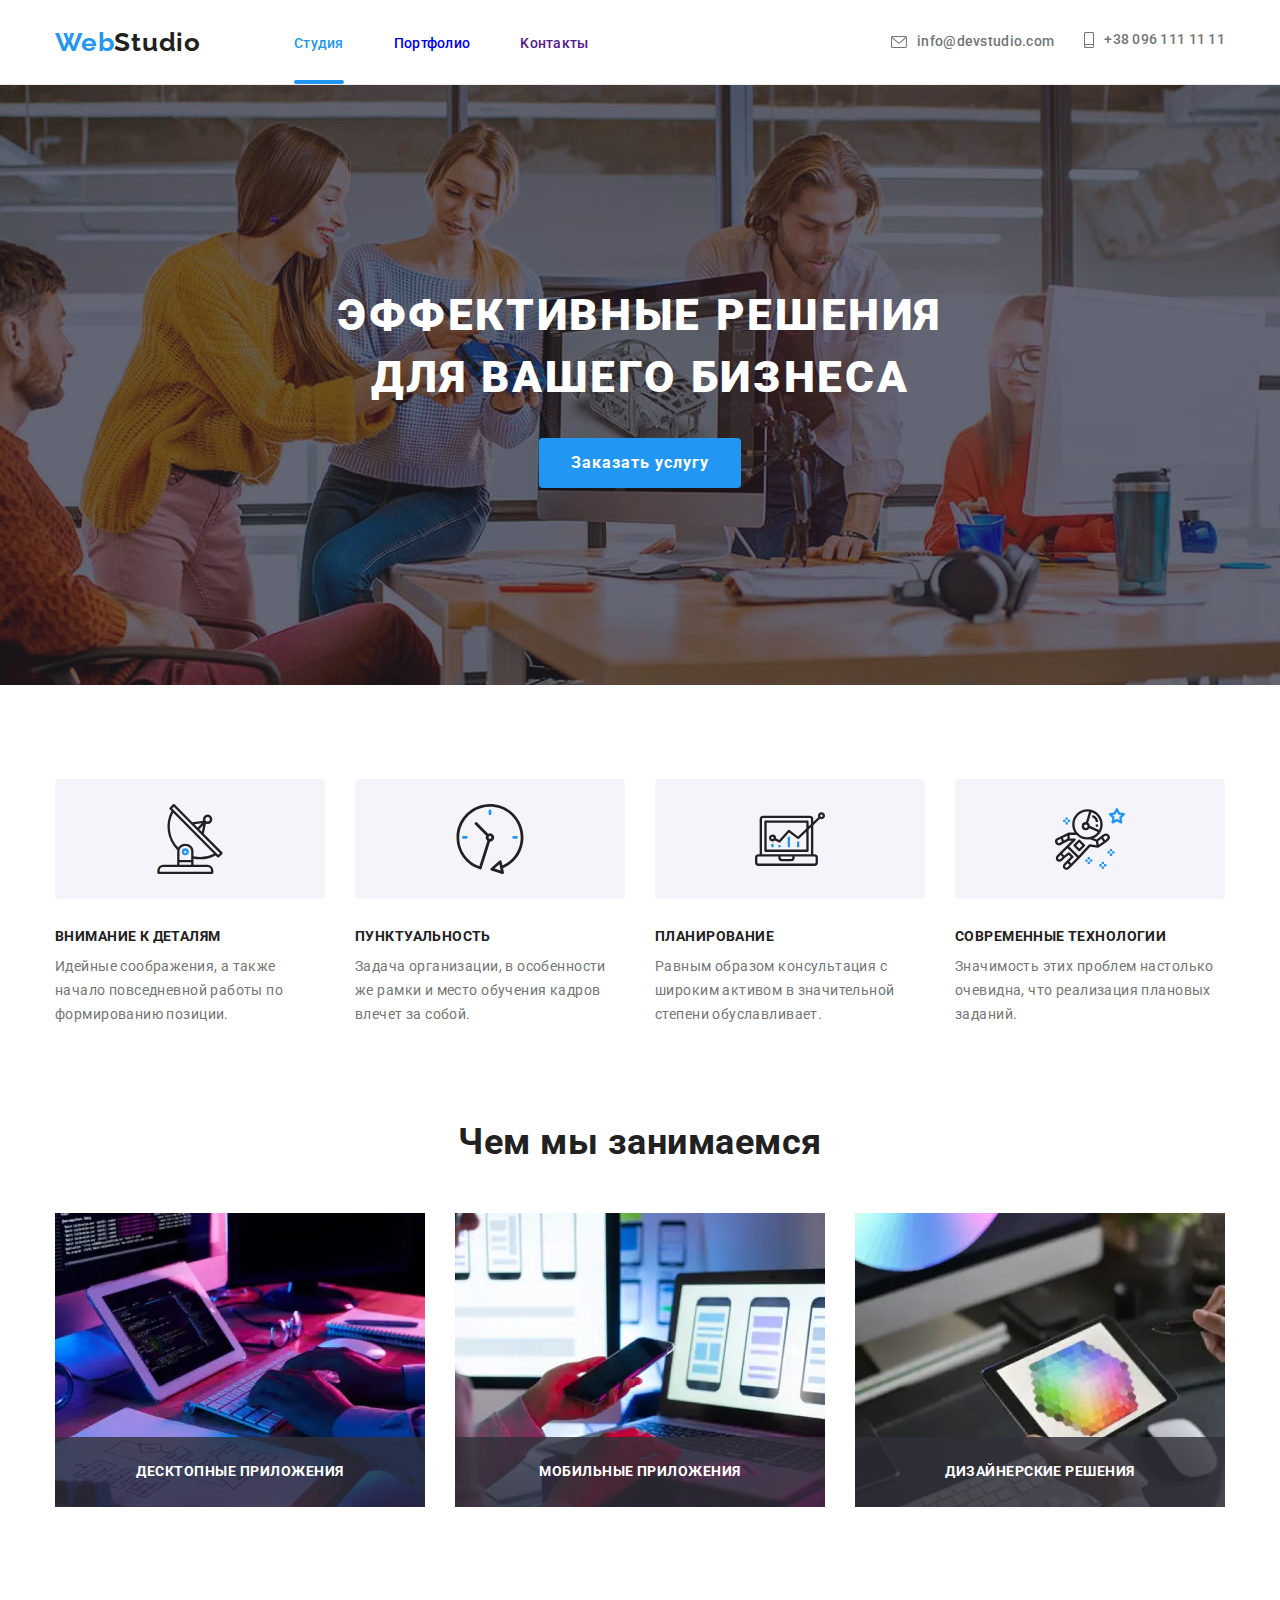
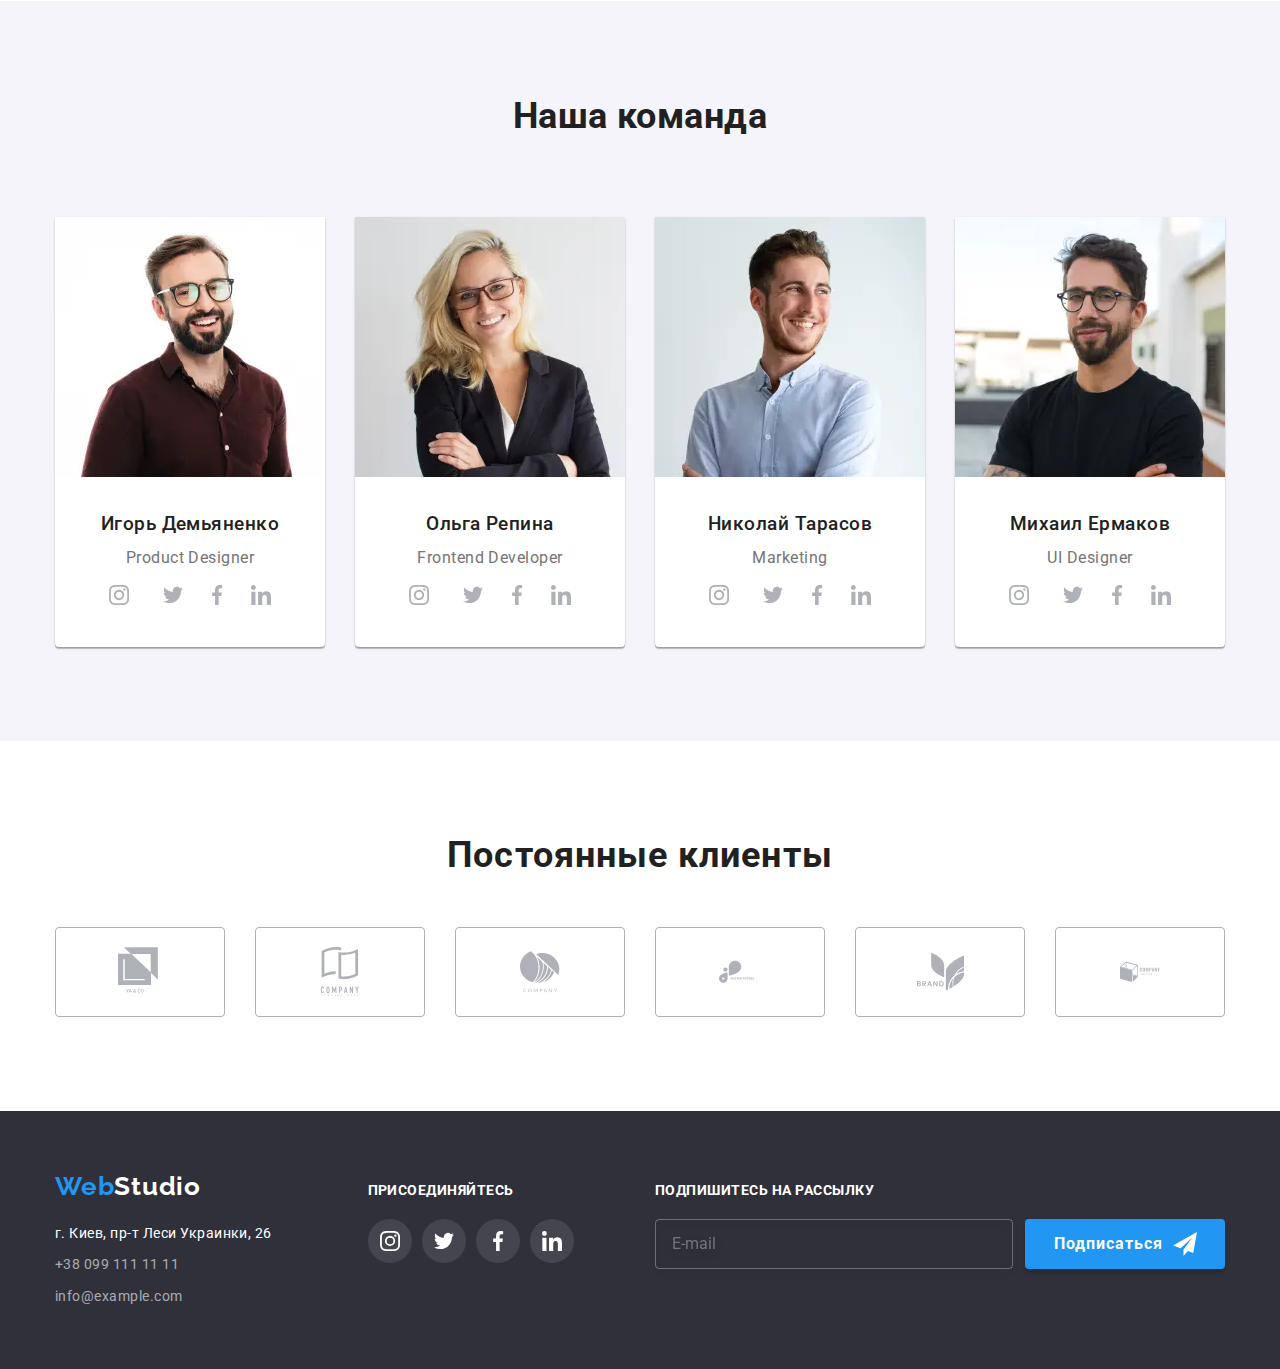
<file: index.html>
<!DOCTYPE html>
<html lang="ru">

  <head>
    <meta charset="UTF-8" />
    <meta name="viewport" content="width=device-width, initial-scale=1.0" />
    
    <link rel="preconnect" href="https://fonts.gstatic.com">
    <link href="https://fonts.googleapis.com/css2?family=Raleway:wght@700&family=Roboto:wght@400;500;700;900&display=swap" rel="stylesheet">
    <link rel="stylesheet" href="./css/main.min.css">
    <title>Студия</title>
  </head>

  <body>
     <!-- Шапка сайта -->
    <Header class="header">
        <div class="container">
            <nav class="main-nav">
                <a href="./index.html" class="logo">
                    <span class="accent">Web</span>Studio
                </a>
            
                <button type="button" class="menu-btn" aria-controls="menu-container" aria-expanded="false" data-menu-button>
                    <svg width="40" height="40" aria-label="Кнопка мобильного меню">
                        <use class="icon-menu" href="./images/svg-sprite.svg#icon-menu"></use>
                        <use class="icon-close" href="./images/svg-sprite.svg#icon-close"></use>
                    </svg>
                </button>
            
                <div class="menu-container" id="menu-container" data-menu>
                    <ul class="nav list">
                        <li class="item"><a href="" class="link current">Студия</a></li>
                        <li class="item"><a href="portfolio.html" class="link">Портфолио</a></li>
                        <li class="item"><a href="" class="link">Kонтакты</a></li>
                    </ul>
                    <ul class="nav-contacts list">
                        <li class="item"><a href="mailto:info@devstudio.com" class="link">
                                <svg class="icon-envelope" width="16" height="12">
                                    <use href="./images/svg-sprite.svg#envelope"></use>
                                </svg> info@devstudio.com</a></li>
                        <li class="item"><a href="tel:+380961111111" class="link">
                                <svg class="icon-smartphone" width="10" height="16">
                                    <use href="./images/svg-sprite.svg#smartphone"></use>
                                </svg> +38 096 111 11 11</a></li>
                    </ul>
                </div>
            </nav>
        </div>
        
    </Header>
        <!-- Hero-->
        <section class="hero overlay">
            <h1 class="hero-title">Эффективные решения для вашего бизнеса</h1>
            <button class="hero-button" type="button" data-modal-open>Заказать услугу</button>
        </section>
    <Main>
        <!--Основной контент-->
        <Section class="container">
            <!-- <h2></h2> -->
            <ul class="section-list">
                <li class="item">
                    <h3>Внимание к деталям</h3>
                    <p>Идейные соображения, а также начало повседневной работы по формированию позиции.</p>
                </li>
                <li class="item">
                    <h3>Пунктуальность</h3>
                    <p>Задача организации, в особенности же рамки и место обучения кадров влечет за собой.</p>
                </li>
                <li class="item">
                    <h3>Планирование</h3>
                    <p>Равным образом консультация с широким активом в значительной степени обуславливает.</p>
                </li>
                <li class="item">
                    <h3>Современные технологии</h3>
                    <p>Значимость этих проблем настолько очевидна, что реализация плановых заданий.</p>
                </li>
            </ul>
        </Section>
        <!-- block about us -->
        <section class="block">

            <div class="container">
                <h2 class="about-us">Чем мы занимаемся</h2>
                <ul class="images">

                  <li class="thumb">
                    <picture>
                        <source srcset="./images/desktop/about_us/img1-1200.webp,
                                        ./images/desktop/about_us/img1-1200@2x.webp 2x" 
                                type="image/webp">
                    <img class="link-image" 
                    srcset="./images/desktop/about-us/img1-1200.jpg,
                            ./images/desktop/about_us/img1-1200@2x.jpg 2x"
                    src="./images/desktop/about_us/img1-1200.jpg"
                    alt="photo 1" 
                    width="370">
                    </picture>
                    <p class="label">Десктопные приложения</p>
                  </li>

                    <li class="thumb">
                        <picture>
                            <source srcset="./images/desktop/about_us/img2-1200.webp,
                                            ./images/desktop/about_us/img2-1200@2x.webp 2x"
                                    type="image/webp">
                            <img class="link-image" 
                            srcset="./images/desktop/about-us/img2-1200.jpg,
                                    ./images/desktop/about_us/img2-1200@2x.jpg 2x"
                            src="./images/desktop/about_us/img2-1200.jpg"
                            alt="photo 2" 
                            width="370">
                        </picture> 
                        <p class="label">Мобильные приложения</p>
                    </li>

                    <li class="thumb">
                        <picture>
                            <source srcset="./images/desktop/about_us/img3-1200.webp,
                                            ./images/desktop/about_us/img3-1200@2x.webp 2x"
                                    type="image/webp">
                            <img class="link-image" 
                            srcset="./images/desktop/about-us/img3-1200.jpg,
                                    ./images/desktop/about_us/img3-1200@2x.jpg 2x"
                            src="./images/desktop/about_us/img3-1200.jpg" 
                            alt="photo 3" 
                            width="370">
                        </picture>
                        <p class="label">Дизайнерские решения</p>
                    </li>
                </ul>
            </div>
        </section>
        <!-- block team -->
        <section class="our-team">
            <div class="container">
                <h2 class="team-title">Наша команда</h2>
                <ul class="team-list">
                    <li class="team-members-card">
                        <picture>
                            <source srcset="./images/mob/team/team1-480.webp,
                                            ./images/mob/team/team1-480@2x.webp 2x" 
                                    media="(max-width: 767px)" 
                                    type="image/webp">
                            <source srcset="./images/tablet/team/team1-768.webp,
                                            ./images/tablet/team/team1-768@2x.webp 2x" 
                                    media="(max-width: 1199px)" 
                                    type="image/webp">
                            <source srcset="./images/desktop/team/team1-1200.webp,
                                            ./images/desktop/team/team1-1200@2x.webp 2x"
                                    media="(min-width: 1200px)"
                                    type="image/webp">
                            <source srcset="./images/desktop/team/team1-1200.jpg,
                                            ./images/desktop/team/team1-1200@2x.jpg 2x" 
                                    media="(min-width: 1200px)">
                            <source srcset="./images/tablet/team/team1-768.jpg,
                                            ./images/tablet/team/team1-768@2x.jpg 2x"
                                    media="(min-width: 768px)">
                            <source srcset="./images/mob/team/team1-480.jpg,
                                            ./images/mob/team/team1-480@2x.jpg 2x"
                                    media="(max-width: 767px)">
                            <img src="./images/mob/team/team1-480.jpg" 
                            alt="Игорь Демьяненко"
                            width="270">
                        </picture>
                        
                        <div class="align">
                            <h3 class="team-member">Игорь Демьяненко</h3>
                            <p class="team-position">Product Designer</p>
                            <ul class="social-accounts">
                                <li class="social-item">
                                    <a class="links" href="">
                                        <svg class="icon">
                                            <use href="./images/svg-sprite.svg#instagram"></use>
                                        </svg>
                                    </a>
                                </li>
                                <li>
                                    <a class="links" href="">
                                        <svg class="icon">
                                            <use href="./images/svg-sprite.svg#twitter"></use>
                                        </svg>
                                    </a>
                                </li>
                                <li>
                                    <a class="links" href="">
                                        <svg class="icon">
                                            <use href="./images/svg-sprite.svg#facebook"></use>
                                        </svg>
                                    </a>
                                </li>
                                <li>
                                    <a class="links" href="">
                                        <svg class="icon">
                                            <use href="./images/svg-sprite.svg#linkedin"></use>
                                        </svg>
                                    </a>
                                </li>
                            </ul>
                        </div>
                    </li>

                     <li class="team-members-card">
                        <picture>
                            <source srcset="./images/mob/team/team2-480.webp,
                                            ./images/mob/team/team2-480@2x.webp 2x"
                                    media="(max-width: 767px)" 
                                    type="image/webp">
                            <source srcset="./images/tablet/team/team2-768.webp,
                                            ./images/tablet/team/team2-768@2x.webp 2x" 
                                    media="(max-width: 1199px)"
                                    type="image/webp">
                            <source srcset="./images/desktop/team/team2-1200.webp,
                                            ./images/desktop/team/team2-1200@2x.webp 2x"
                                    media="(min-width: 1200px)"
                                    type="image/webp">
                            <source srcset="./images/desktop/team/team2-1200.jpg,
                                            ./images/desktop/team/team2-1200@2x.jpg 2x"
                                    media="(min-width: 1200px)">
                            <source srcset="./images/tablet/team/team2-768.jpg,
                                            ./images/tablet/team/team2-768@2x.jpg 2x"
                                    media="(min-width: 768px)">
                            <source srcset="./images/mob/team/team2-480.jpg,
                                            ./images/mob/team/team2-480@2x.jpg 2x"
                                    media="(max-width: 767px)">
                            <img src="./images/mob/team/team2-480.jpg"
                            alt="Ольга Репина" 
                            width="270">
                        </picture>

                        <div class="align">
                            <h3 class="team-member">Ольга Репина</h3>
                            <p class="team-position">Frontend Developer</p>
                            <ul class="social-accounts">
                                <li class="social-item">
                                    <a class="links" href="">
                                        <svg class="icon">
                                            <use href="./images/svg-sprite.svg#instagram"></use>
                                        </svg>
                                    </a>
                                </li>
                                <li>
                                    <a class="links" href="">
                                        <svg class="icon">
                                            <use href="./images/svg-sprite.svg#twitter"></use>
                                        </svg>
                                    </a>
                                </li>
                                <li>
                                    <a class="links" href="">
                                        <svg class="icon">
                                            <use href="./images/svg-sprite.svg#facebook"></use>
                                        </svg>
                                    </a>
                                </li>
                                <li>
                                    <a class="links" href="">
                                        <svg class="icon">
                                            <use href="./images/svg-sprite.svg#linkedin"></use>
                                        </svg>
                                    </a>
                                </li>
                            </ul>
                        </div>  
                    </li>

                <li class="team-members-card">
                    <picture>
                        <source srcset="./images/mob/team/team3-480.webp,
                                        ./images/mob/team/team3-480@2x.webp 2x"
                                media="(max-width: 767px)"
                                type="image/webp">
                        <source srcset="./images/tablet/team/team3-768.webp,
                                        ./images/tablet/team/team3-768@2x.webp 2x"
                                media="(max-width: 1199px)"
                                type="image/webp">
                        <source srcset="./images/desktop/team/team3-1200.webp,
                                        ./images/desktop/team/team3-1200@2x.webp 2x"
                                media="(min-width: 1200px)"
                                type="image/webp">
                        <source srcset="./images/desktop/team/team3-1200.jpg,
                                        ./images/desktop/team/team3-1200@2x.jpg 2x"
                                media="(min-width: 1200px)">
                        <source srcset="./images/tablet/team/team3-768.jpg,
                                        ./images/tablet/team/team3-768@2x.jpg 2x"
                                media="(min-width: 768px)">
                        <source srcset="./images/mob/team/team3-480.jpgx,
                                        ./images/mob/team/team3-480@2x.jpg 2x"
                                media="(max-width: 767px)">
                        <img src="./images/mob/team/team3-480.jpg"
                             alt="Николай Тарасов"
                             width="270">
                    </picture>
                        
                    <div class="align">
                         <h3 class="team-member">Николай Тарасов</h3>
                         <p class="team-position">Marketing</p>
                         <ul class="social-accounts">
                            <li class="social-item">
                                <a class="links" href="">
                                    <svg class="icon">
                                        <use href="./images/svg-sprite.svg#instagram"></use>
                                    </svg>
                                </a>
                            </li>
                            <li>
                                <a class="links" href="">
                                    <svg class="icon">
                                        <use href="./images/svg-sprite.svg#twitter"></use>
                                    </svg>
                                </a>
                            </li>
                            <li>
                                <a class="links" href="">
                                    <svg class="icon">
                                        <use href="./images/svg-sprite.svg#facebook"></use>
                                    </svg>
                                </a>
                            </li>
                            <li>
                                <a class="links" href="">
                                    <svg class="icon">
                                        <use href="./images/svg-sprite.svg#linkedin"></use>
                                    </svg>
                                </a>
                            </li>
                        </ul> 
                    </div>
                 </li>
                 <li class="team-members-card"> 
                    <picture>
                        <source srcset="./images/mob/team/team4-480.webp,
                                        ./images/mob/team/team4-480@2x.webp 2x"
                                media="(max-width: 767px)"
                                type="image/webp">
                        <source srcset="./images/tablet/team/team4-768.webp,
                                        ./images/tablet/team/team4-768@2x.webp 2x"
                                media="(max-width: 1199px)"
                                type="image/webp">
                        <source srcset="./images/desktop/team/team4-1200.webp,
                                        ./images/desktop/team/team4-1200@2x.webp 2x"
                                media="(min-width: 1200px)"
                                type="image/webp">
                        <source srcset="./images/desktop/team/team4-1200.jpg,
                                        ./images/desktop/team/team4-1200@2x.jpg 2x"
                                media="(min-width: 1200px)">
                        <source srcset="./images/tablet/team/team4-768.jpg,
                                        ./images/tablet/team/team4-768@2x.jpg 2x"
                                media="(min-width: 768px)">
                        <source srcset="./images/mob/team/team4-480.jpg,
                                        ./images/mob/team/team4-480@2x.jpg 2x"
                                media="(max-width: 767px)">
                        <img src="./images/mob/team/team4-480.jpg"
                            alt="Михаил Ермаков"
                            width="270">
                    </picture>

                    <div class="align">
                        <h3 class="team-member">Михаил Ермаков</h3>
                        <p class="team-position">UI Designer</p>
                        <ul class="social-accounts">
                            <li class="social-item">
                                <a class="links" href="">
                                    <svg class="icon">
                                        <use href="./images/svg-sprite.svg#instagram"></use>
                                    </svg>
                                </a>
                            </li>
                            <li>
                                <a class="links" href="">
                                    <svg class="icon">
                                        <use href="./images/svg-sprite.svg#twitter"></use>
                                    </svg>
                                </a>
                            </li>
                            <li>
                                <a class="links" href="">
                                    <svg class="icon">
                                        <use href="./images/svg-sprite.svg#facebook"></use>
                                    </svg>
                                </a>
                            </li>
                            <li>
                                <a class="links" href="">
                                    <svg class="icon">
                                        <use href="./images/svg-sprite.svg#linkedin"></use>
                                    </svg>
                                </a>
                            </li>
                        </ul>
                    </div>
                 </li>
             </ul>
        </div>
        </section>   

        <!-- Постоянные клиенты -->
        <section class="block-clients">
            <div class="container">
                <h2 class="title">Постоянные клиенты</h2>
                <ul class="clients list">
                    <li class="item">
                        <a class="client link" href="">
                            <svg class="clients-icon" width="44" height="49">
                                <use href="./images/svg-sprite.svg#logo-1"></use>
                            </svg>
                        </a>
                    </li>
                    <li class="item">
                        <a class="client link" href="">
                            <svg class="clients-icon" height="49.235" width="44.27">
                                <use href="./images/svg-sprite.svg#logo-2"></use>
                            </svg>
                        </a>
                    </li>
                    <li class="item">
                        <a class="client link" href="">
                            <svg class="clients-icon" height="52" width="40">
                                <use href="./images/svg-sprite.svg#logo-3"></use>
                            </svg>
                        </a>
                    </li>
                    <li class="item">
                        <a class="client link" href="">
                            <svg class="clients-icon" height="80" width="42">
                                <use href="./images/svg-sprite.svg#logo-4"></use>
                            </svg>
                        </a>
                    </li>
                    <li class="item">
                        <a class="client link" href="">
                            <svg class="clients-icon" height="59" width="47">
                                <use href="./images/svg-sprite.svg#logo-5"></use>
                            </svg></a>
                    </li>
                    <li class="item">
                        <a class="client link" href="">
                            <svg class="clients-icon" height="52" width="40">
                                <use href="./images/svg-sprite.svg#logo-6"></use>
                            </svg>
                        </a>
                    </li>
                </ul>
            </div>
        </section>
    </Main>

       <!--block Footer-->
    <Footer class="footer">
        <div class="container cont-item">
            <div class="contacts">
            <a href="./index.html" class="logo">
                <span class="accent">Web</span>Studio
            </a>
            <address>
                <ul class="address list">
                    <li class="list-item"><a href="#" class="address">г. Киев, пр-т Леси Украинки, 26</a></li>
                    <li class="list-item"><a href="tel:+380991111111" class="address-link">+38 099 111 11 11</a></li>
                    <li class="list-item"><a href="mailto:info@devstudio.com" class="address-link">info@example.com</a></li>
                </ul>
            </address>
            </div>
            <div class="join-in-contacts">
                <div class="sign-in">
                    <h3>присоединяйтесь</h3>
                    <ul class="social-media">
                        <li class="item">
                            <a href=""></a>
                        </li>
                        <li class="item">
                            <a href=""></a>
                        </li>
                        <li class="item">
                            <a href=""></a>
                        </li>
                        <li class="item">
                            <a href=""></a>
                        </li>
                    </ul>
                </div>
            </div>

            <div class="subscribe">
                <div class="sign-in">
                    <h3>Подпишитесь на рассылку</h3>
                </div>
                <form class="form-subscribe">
                    <label class="subscribe-field">
                        <input class="subscribe-input" type="email" name="email" placeholder="E-mail">
                    </label>
                    <button class="subscribe-btn" type="submit">Подписаться
                        <svg class="send-icon" width="24" height="24">
                            <use href="./images/svg-sprite.svg#icon-icon-send"></use>
                        </svg>
                    </button>
                </form>
            </div>
        </div>
    </Footer>
    
    <!-- Modal window -->

    <div class="backdrop is-hidden" data-modal>
        <div class="modal">
            <button class="close-btn" data-modal-close>
                <svg class="close-icon" width="18" height="18">
                    <use href="./images/svg-sprite.svg#icon-close-black"></use>
                </svg>
            </button>
            <form class="form-modal js-speaker-form">
                <b class="form-title">Оставьте свои данные, мы вам перезвоним</b>
                <label class="form-field">
                    <span>Имя</span>
                    <input class="form-input" type="text" name="name">
                    <svg class="icon-person" width="18" height="18">
                        <use href="./images/svg-sprite.svg#icon-person-black"></use>
                    </svg>
                </label>
            
                <label class="form-field">
                    <span>Телефон</span>
                    <input class="form-input" type="tel" name="telephone">
                    <svg class="icon-person" width="18" height="18">
                        <use href="./images/svg-sprite.svg#icon-phone-black"></use>
                    </svg>
                </label>
            
                <label class="form-field">
                    <span>Почта</span>
                    <input class="form-input" type="email" name="email">
                    <svg class="icon-person" width="18" height="18">
                        <use href="./images/svg-sprite.svg#icon-email-black"></use>
                    </svg>
                </label>
            
                <label class="form-field">
                    <span>Комментарий</span>
                    <textarea class="comment" name="comment" placeholder="Введите текст"></textarea>
                </label>
            
                <label class="accept-field">
                    <input class="checkbox" type="checkbox" name="accept" value="text">
                    <span class="icon-check"></span>
                    Соглашаюсь с рассылкой и принимаю
                    <a class="checkbox-link" href="" target="_blank"> Условия договора</a>
                </label>
            
                <div class="button-submit">
                    <button class="send-btn" type="submit">Отправить</button>
                </div>
            </form>
        </div>
    </div>
    <script src="./js/modal.js"></script>
    <script src="./js/mobile-menu.js"></script>
  </body>
</html>
</file>
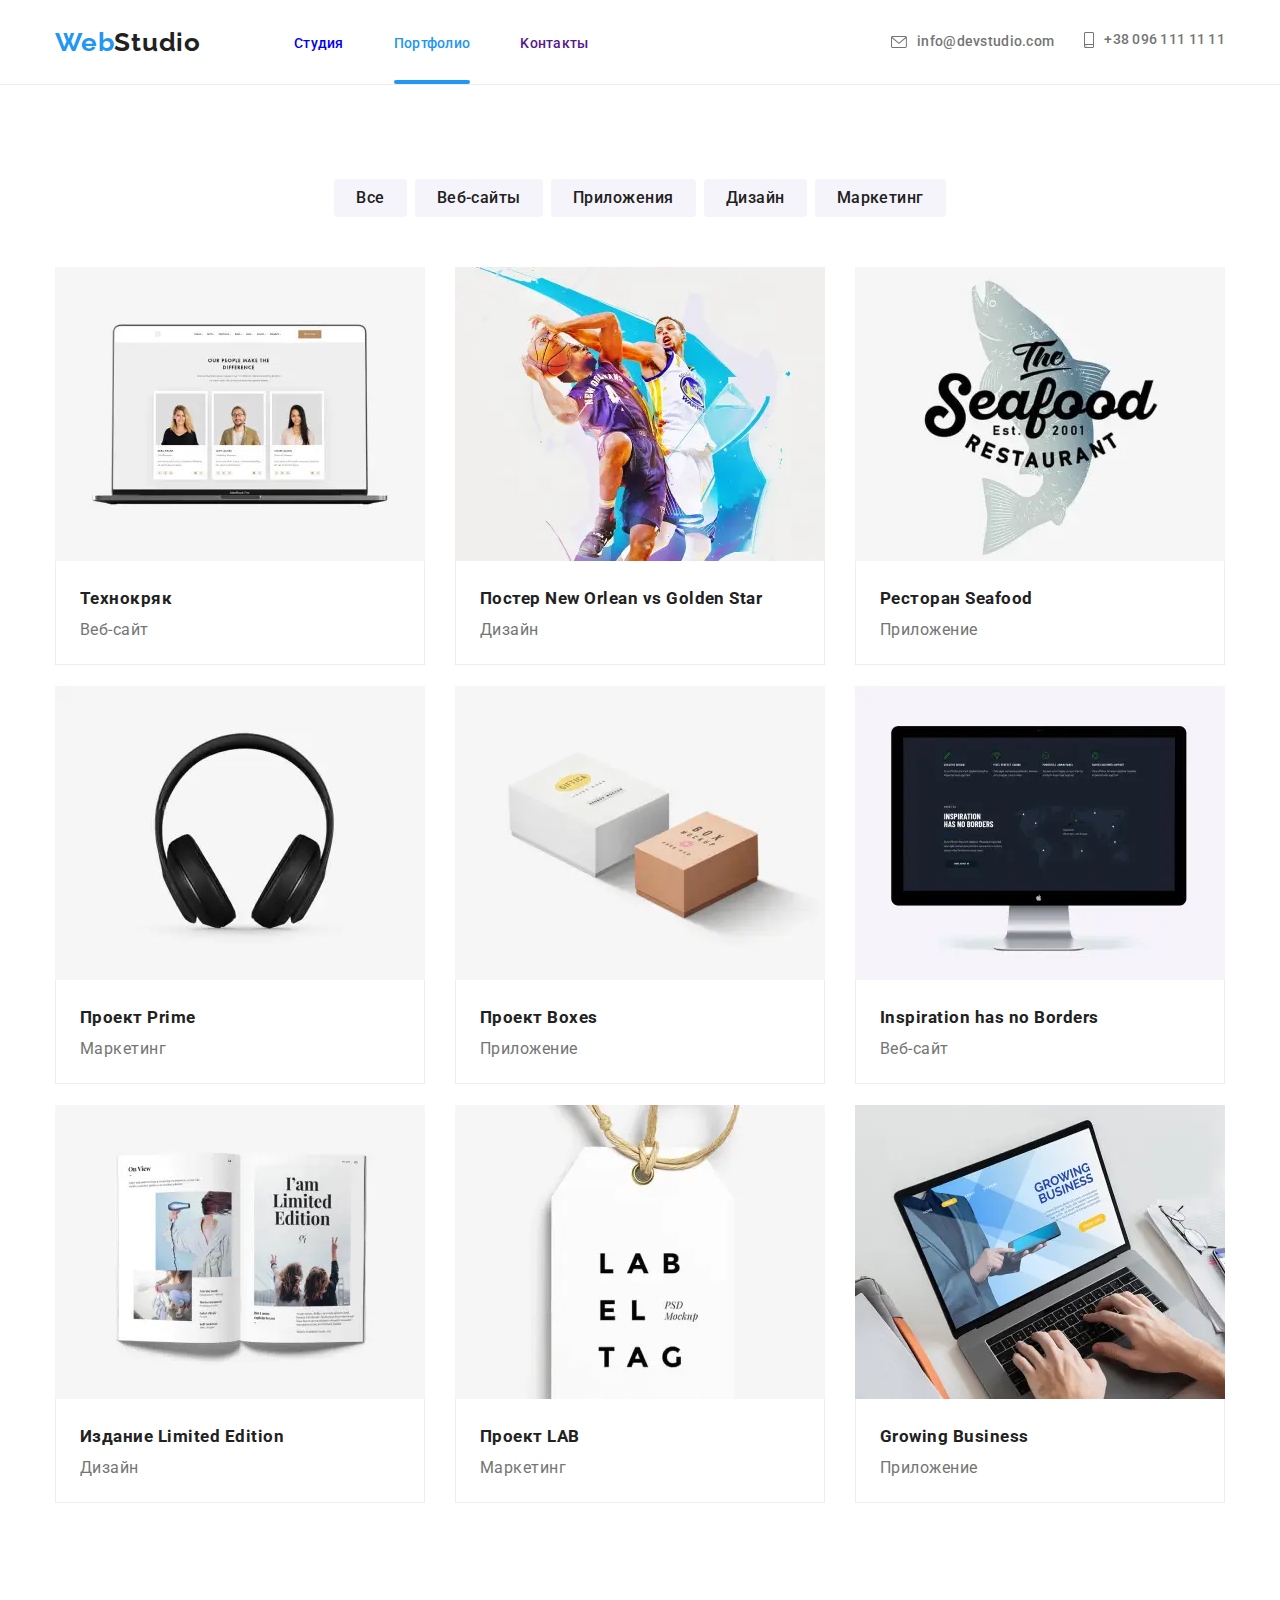
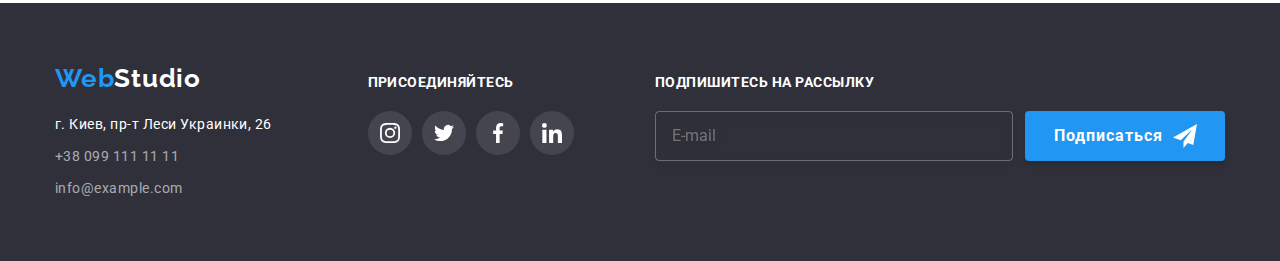
<file: portfolio.html>
<!DOCTYPE html>
<html lang="ru">
    <head>
        <meta charset="UTF-8" />
        <meta name="viewport" content="width=device-width, initial-scale=1.0" />
        
        <link rel="preconnect" href="https://fonts.gstatic.com">
        <link href="https://fonts.googleapis.com/css2?family=Raleway:wght@700&family=Roboto:wght@400;500;700;900&display=swap" rel="stylesheet">
        <link rel="stylesheet" href="./css/main.min.css">
        <title>Студия</title>
    </head>

    <body>  
        <!-- Шапка сайта -->
            <Header class="header">
                <div class="container">
                    <nav class="main-nav">
                        <a href="./index.html" class="logo">
                            <span class="accent">Web</span>Studio
                        </a>
            
                        <button type="button" class="menu-btn" aria-controls="menu-container" aria-expanded="false"
                            data-menu-button>
                            <svg width="40" height="40" aria-label="Кнопка мобильного меню">
                                <use class="icon-menu" href="./images/svg-sprite.svg#icon-menu"></use>
                                <use class="icon-close" href="./images/svg-sprite.svg#icon-close"></use>
                            </svg>
                        </button>
            
                        <div class="menu-container" id="menu-container" data-menu>
                            <ul class="nav list">
                                <li class="item"><a href="index.html" class="link">Студия</a></li>
                                <li class="item"><a href="" class="link current">Портфолио</a></li>
                                <li class="item"><a href="" class="link">Kонтакты</a></li>
                            </ul>
                            <ul class="nav-contacts list">
                                <li class="item"><a href="mailto:info@devstudio.com" class="link">
                                        <svg class="icon-envelope" width="16" height="12">
                                            <use href="./images/svg-sprite.svg#envelope"></use>
                                        </svg> info@devstudio.com</a></li>
                                <li class="item"><a href="tel:+380961111111" class="link">
                                        <svg class="icon-smartphone" width="10" height="16">
                                            <use href="./images/svg-sprite.svg#smartphone"></use>
                                        </svg> +38 096 111 11 11</a></li>
                            </ul>
                        </div>
                    </nav>
                </div>
            </Header>

        <main>
            <!-- portfolio-products -->
            <section class="portfolio">
            <div class="container">
                <div class="buttons-list">
            <!-- <h2> Наши продукты </h2> -->
                <ul class="nav-products">
                    <li class="but-list"><button type="button" class="but-item">Все</button></li>
                    <li class="but-list"><button type="button" class="but-item">Веб-сайты</button></li>
                    <li class="but-list"><button type="button" class="but-item">Приложения</button></li>
                    <li class="but-list"><button type="button" class="but-item">Дизайн</button></li>
                    <li class="but-list"><button type="button" class="but-item">Маркетинг</button></li>
                </ul>
                </div>
            
                <ul class="products list">
                    <li class="products-cards">
                        <a href="" class="link-card">
                            <div class="overlay-products">
                                <picture>
                                    <source srcset="./images/mob/products/prod1-480.webp,
                                                                                    ./images/mob/products/prod1-480@2x.webp 2x"
                                        media="(max-width: 767px)" type="image/webp">
                                    <source srcset="./images/tablet/products/prod1-768.webp,
                                                                                    ./images/tablet/products/prod1-768@2x.webp 2x"
                                        media="(max-width: 1199px)" type="image/webp">
                                    <source srcset="./images/desktop/products/prod1-1200.webp,
                                                                                    ./images/desktop/products/prod1-1200@2x.webp 2x"
                                        media="(min-width: 1200px)" type="image/webp">
                                    <source srcset="./images/desktop/products/prod1-1200.jpg,
                                                                                    ./images/desktop/products/prod1-1200@2x.jpg 2x"
                                        media="(min-width: 1200px)">
                                    <source srcset="./images/tablet/products/prod1-768.jpg,
                                                                                    ./images/tablet/products/prod1-768@2x.jpg 2x"
                                        media="(min-width: 768px)">
                                    <source srcset="./images/mob/products/prod1-480.jpg,
                                                                                    ./images/mob/products/prod1-480@2x.jpg 2x"
                                        media="(max-width: 767px)">
                                    <img class="link-image" src="./images/mob/products/prod1-480.jpg" alt="Веб-сайт" width="370">
                                </picture>
                            <!-- <img class="link-image" src="./images/prod-1.jpg" alt="Веб-сайт" width="370"> -->
                            <p class="description">Технокряк это современная площадка распространения коронавируса. Компании используют эту
                                платформу для цифрового шпионажа и атак на защищённые сервера конкурентов.</p>
                            </div>
                            <div class="text">
                            <h2 class="product-title">Технокряк</h2>
                            <p class="product-item">Веб-сайт</p>
                            </div>
                        </a>
                    </li>
                    <li class="products-cards">
                        <a href="" class="link-card">
                            <div class="overlay-products">
                                <picture>
                                    <source srcset="./images/mob/products/prod2-480.webp,
                                                                  ./images/mob/products/prod2-480@2x.webp 2x" media="(max-width: 767px)"
                                        type="image/webp">
                                    <source srcset="./images/tablet/products/prod2-768.webp,
                                                                  ./images/tablet/products/prod2-768@2x.webp 2x" media="(max-width: 1199px)"
                                        type="image/webp">
                                    <source srcset="./images/desktop/products/prod2-1200.webp,
                                                                  ./images/desktop/products/prod2-1200@2x.webp 2x" media="(min-width: 1200px)"
                                        type="image/webp">
                                    <source srcset="./images/desktop/products/prod2-1200.jpg,
                                                                  ./images/desktop/products/prod2-1200@2x.jpg 2x" media="(min-width: 1200px)">
                                    <source srcset="./images/tablet/products/prod2-768.jpg,
                                                                  ./images/tablet/products/prod2-768@2x.jpg 2x" media="(min-width: 768px)">
                                    <source srcset="./images/mob/products/prod2-480.jpg,
                                                                  ./images/mob/products/prod2-480@2x.jpg 2x" media="(max-width: 767px)">
                                    <img class="link-image" src="./images/mob/products/prod2-480.jpg" alt="Дизайн постера" width="370">
                                </picture>
                            <!-- <img class="link-image" src="./images/prod-2.jpg" alt="Дизайн постера" width="370"> -->
                            <p class="description">Технокряк это современная площадка распространения коронавируса. Компании используют эту
                                платформу для цифрового шпионажа и атак на защищённые сервера конкурентов.</p>
                            </div>
                                <div class="text">
                            <h2 class="product-title">Постер New Orlean vs Golden Star</h2>
                            <p class="product-item">Дизайн</p>
                            </div>
                        </a>
                    </li>
                    <li class="products-cards">
                        <a href="" class="link-card">
                            <div class="overlay-products">
                                <picture>
                                    <source srcset="./images/mob/products/prod3-480.webp,
                                                                  ./images/mob/products/prod3-480@2x.webp 2x" media="(max-width: 767px)"
                                        type="image/webp">
                                    <source srcset="./images/tablet/products/prod3-768.webp,
                                                                  ./images/tablet/products/prod3-768@2x.webp 2x" media="(max-width: 1199px)"
                                        type="image/webp">
                                    <source srcset="./images/desktop/products/prod3-1200.webp,
                                                                  ./images/desktop/products/prod3-1200@2x.webp 2x" media="(min-width: 1200px)"
                                        type="image/webp">
                                    <source srcset="./images/desktop/products/prod3-1200.jpg,
                                                                  ./images/desktop/products/prod3-1200@2x.jpg 2x" media="(min-width: 1200px)">
                                    <source srcset="./images/tablet/products/prod3-768.jpg,
                                                                  ./images/tablet/products/prod3-768@2x.jpg 2x" media="(min-width: 768px)">
                                    <source srcset="./images/mob/products/prod3-480.jpg,
                                                                  ./images/mob/products/prod3-480@2x.jpg 2x" media="(max-width: 767px)">
                                    <img class="link-image" src="./images/mob/products/prod3-480.jpg" alt="Лого ресторана" width="370">
                                </picture>
                            <!-- <img class="link-image" src="./images/prod-3.jpg" alt="Лого ресторана" width="370"> -->
                            <p class="description">Технокряк это современная площадка распространения коронавируса. Компании используют эту
                                платформу для цифрового шпионажа и атак на защищённые сервера конкурентов.</p>
                            </div>
                                <div class="text">
                            <h2 class="product-title">Ресторан Seafood</h2>
                            <p class="product-item">Приложение</p>
                            </div>
                        </a>
                    </li>
                    <li class="products-cards">
                        <a href="" class="link-card">
                            <div class="overlay-products">
                                <picture>
                                    <source srcset="./images/mob/products/prod4-480.webp,
                                                                  ./images/mob/products/prod4-480@2x.webp 2x" media="(max-width: 767px)"
                                        type="image/webp">
                                    <source srcset="./images/tablet/products/prod4-768.webp,
                                                                  ./images/tablet/products/prod4-768@2x.webp 2x" media="(max-width: 1199px)"
                                        type="image/webp">
                                    <source srcset="./images/desktop/products/prod4-1200.webp,
                                                                  ./images/desktop/products/prod4-1200@2x.webp 2x" media="(min-width: 1200px)"
                                        type="image/webp">
                                    <source srcset="./images/desktop/products/prod4-1200.jpg,
                                                                  ./images/desktop/products/prod4-1200@2x.jpg 2x" media="(min-width: 1200px)">
                                    <source srcset="./images/tablet/products/prod4-768.jpg,
                                                                  ./images/tablet/products/prod4-768@2x.jpg 2x" media="(min-width: 768px)">
                                    <source srcset="./images/mob/products/prod4-480.jpg,
                                                                  ./images/mob/products/prod4-480@2x.jpg 2x" media="(max-width: 767px)">
                                    <img class="link-image" src="./images/mob/products/prod4-480.jpg" alt="Наушники" width="370">
                                </picture>
                            <!-- <img class="link-image" src="./images/prod-4.jpg" alt="Наушники" width="370"> -->
                            <p class="description">Технокряк это современная площадка распространения коронавируса. Компании используют эту
                                платформу для цифрового шпионажа и атак на защищённые сервера конкурентов.</p>
                            </div>
                                <div class="text">
                            <h2 class="product-title">Проект Prime</h2>
                            <p class="product-item">Маркетинг</p>
                            </div>
                        </a>
                    </li>
                    <li class="products-cards">
                        <a href="" class="link-card">
                            <div class="overlay-products">
                                <picture>
                                    <source srcset="./images/mob/products/prod5-480.webp,
                                                                    ./images/mob/products/prod5-480@2x.webp 2x" media="(max-width: 767px)"
                                        type="image/webp">
                                    <source srcset="./images/tablet/products/prod5-768.webp,
                                                                    ./images/tablet/products/prod5-768@2x.webp 2x" media="(max-width: 1199px)"
                                        type="image/webp">
                                    <source srcset="./images/desktop/products/prod5-1200.webp,
                                                                    ./images/desktop/products/prod5-1200@2x.webp 2x" media="(min-width: 1200px)"
                                        type="image/webp">
                                    <source srcset="./images/desktop/products/prod5-1200.jpg,
                                                                    ./images/desktop/products/prod5-1200@2x.jpg 2x" media="(min-width: 1200px)">
                                    <source srcset="./images/tablet/products/prod5-768.jpg,
                                                                    ./images/tablet/products/prod5-768@2x.jpg 2x" media="(min-width: 768px)">
                                    <source srcset="./images/mob/products/prod5-480.jpg,
                                                                    ./images/mob/products/prod5-480@2x.jpg 2x" media="(max-width: 767px)">
                                    <img class="link-image" src="./images/mob/products/prod5-480.jpg" alt="Картонные коробки" width="370">
                                </picture>
                            <!-- <img class="link-image" src="./images/prod-5.jpg" alt="Картонные коробки" width="370"> -->
                            <p class="description">Технокряк это современная площадка распространения коронавируса. Компании используют эту
                                платформу для цифрового шпионажа и атак на защищённые сервера конкурентов.</p>
                            </div>
                                <div class="text">
                            <h2 class="product-title">Проект Boxes</h2>
                            <p class="product-item">Приложение</p>
                            </div>
                        </a>
                    </li>
                    <li class="products-cards">
                        <a href="" class="link-card">
                            <div class="overlay-products">
                                <picture>
                                    <source srcset="./images/mob/products/prod6-480.webp,
                                                                  ./images/mob/products/prod6-480@2x.webp 2x" media="(max-width: 767px)"
                                        type="image/webp">
                                    <source srcset="./images/tablet/products/prod6-768.webp,
                                                                  ./images/tablet/products/prod6-768@2x.webp 2x" media="(max-width: 1199px)"
                                        type="image/webp">
                                    <source srcset="./images/desktop/products/prod6-1200.webp,
                                                                  ./images/desktop/products/prod6-1200@2x.webp 2x" media="(min-width: 1200px)"
                                        type="image/webp">
                                    <source srcset="./images/desktop/products/prod6-1200.jpg,
                                                                  ./images/desktop/products/prod6-1200@2x.jpg 2x" media="(min-width: 1200px)">
                                    <source srcset="./images/tablet/products/prod6-768.jpg,
                                                                  ./images/tablet/products/prod6-768@2x.jpg 2x" media="(min-width: 768px)">
                                    <source srcset="./images/mob/products/prod6-480.jpg,
                                                                  ./images/mob/products/prod6-480@2x.jpg 2x" media="(max-width: 767px)">
                                    <img class="link-image" src="./images/mob/products/prod6-480.jpg" alt="Веб-сайт на мониторе" width="370">
                                </picture>
                            <!-- <img class="link-image" src="./images/prod-6.jpg" alt="Веб-сайт на мониторе" width="370"> -->
                            <p class="description">Технокряк это современная площадка распространения коронавируса. Компании используют эту
                                платформу для цифрового шпионажа и атак на защищённые сервера конкурентов.</p>
                            </div>
                                <div class="text">
                            <h2 class="product-title">Inspiration has no Borders</h2>
                            <p class="product-item">Веб-сайт</p>
                            </div>
                        </a>
                    </li>
                    <li class="products-cards">
                        <a href="" class="link-card">
                            <div class="overlay-products">
                                <picture>
                                    <source srcset="./images/mob/products/prod7-480.webp,
                                                                  ./images/mob/products/prod7-480@2x.webp 2x" media="(max-width: 767px)"
                                        type="image/webp">
                                    <source srcset="./images/tablet/products/prod7-768.webp,
                                                                  ./images/tablet/products/prod7-768@2x.webp 2x" media="(max-width: 1199px)"
                                        type="image/webp">
                                    <source srcset="./images/desktop/products/prod7-1200.webp,
                                                                  ./images/desktop/products/prod7-1200@2x.webp 2x" media="(min-width: 1200px)"
                                        type="image/webp">
                                    <source srcset="./images/desktop/products/prod7-1200.jpg,
                                                                  ./images/desktop/products/prod7-1200@2x.jpg 2x" media="(min-width: 1200px)">
                                    <source srcset="./images/tablet/products/prod7-768.jpg,
                                                                  ./images/tablet/products/prod7-768@2x.jpg 2x" media="(min-width: 768px)">
                                    <source srcset="./images/mob/products/prod7-480.jpg,
                                                                  ./images/mob/products/prod7-480@2x.jpg 2x" media="(max-width: 767px)">
                                    <img class="link-image" src="./images/mob/products/prod7-480.jpg" alt="Журнал" width="370">
                                </picture>
                            <!-- <img class="link-image" src="./images/prod-7.jpg" alt="Журнал" width="370"> -->
                            <p class="description">Технокряк это современная площадка распространения коронавируса. Компании используют эту
                                платформу для цифрового шпионажа и атак на защищённые сервера конкурентов.</p>
                            </div>

                            <div class="text">
                            <h2 class="product-title">Издание Limited Edition</h2>
                            <p class="product-item">Дизайн</p>
                            </div>
                        </a>
                    </li>
                    <li class="products-cards">
                        <a href="" class="link-card">
                            <div class="overlay-products">
                                <picture>
                                    <source srcset="./images/mob/products/prod8-480.webp,
                                                                  ./images/mob/products/prod8-480@2x.webp 2x" media="(max-width: 767px)"
                                        type="image/webp">
                                    <source srcset="./images/tablet/products/prod8-768.webp,
                                                                  ./images/tablet/products/prod8-768@2x.webp 2x" media="(max-width: 1199px)"
                                        type="image/webp">
                                    <source srcset="./images/desktop/products/prod8-1200.webp,
                                                                  ./images/desktop/products/prod8-1200@2x.webp 2x" media="(min-width: 1200px)"
                                        type="image/webp">
                                    <source srcset="./images/desktop/products/prod8-1200.jpg,
                                                                  ./images/desktop/products/prod8-1200@2x.jpg 2x" media="(min-width: 1200px)">
                                    <source srcset="./images/tablet/products/prod8-768.jpg,
                                                                  ./images/tablet/products/prod8-768@2x.jpg 2x" media="(min-width: 768px)">
                                    <source srcset="./images/mob/products/prod8-480.jpg,
                                                                  ./images/mob/products/prod8-480@2x.jpg 2x" media="(max-width: 767px)">
                                    <img class="link-image" src="./images/mob/products/prod8-480.jpg" alt="Бирка Lable" width="370">
                                </picture>
                            <!-- <img class="link-image" src="./images/prod-8.jpg" alt="Бирка Lable" width="370"> -->
                            <p class="description">Технокряк это современная площадка распространения коронавируса. Компании используют эту
                                платформу для цифрового шпионажа и атак на защищённые сервера конкурентов.</p>
                            </div>

                            <div class="text">
                            <h2 class="product-title">Проект LAB</h2>
                            <p class="product-item">Маркетинг</p>
                            </div>
                        </a>
                    </li>
                    <li class="products-cards">
                        <a href="" class="link-card">
                         <div class="overlay-products">
                            <picture>
                                <source srcset="./images/mob/products/prod9-480.webp,
                                                              ./images/mob/products/prod9-480@2x.webp 2x" media="(max-width: 767px)"
                                    type="image/webp">
                                <source srcset="./images/tablet/products/prod9-768.webp,
                                                              ./images/tablet/products/prod9-768@2x.webp 2x" media="(max-width: 1199px)"
                                    type="image/webp">
                                <source srcset="./images/desktop/products/prod9-1200.webp,
                                                              ./images/desktop/products/prod9-1200@2x.webp 2x" media="(min-width: 1200px)"
                                    type="image/webp">
                                <source srcset="./images/desktop/products/prod9-1200.jpg,
                                                              ./images/desktop/products/prod9-1200@2x.jpg 2x" media="(min-width: 1200px)">
                                <source srcset="./images/tablet/products/prod9-768.jpg,
                                                              ./images/tablet/products/prod9-768@2x.jpg 2x" media="(min-width: 768px)">
                                <source srcset="./images/mob/products/prod9-480.jpg,
                                                              ./images/mob/products/prod9-480@2x.jpg 2x" media="(max-width: 767px)">
                                <img class="link-image" src="./images/mob/products/prod9-480.jpg" alt="Приложение на ноуте" width="370">
                            </picture>
                            <!-- <img class="link-image" src="./images/prod-9.jpg" alt="Приложение на ноуте" width="370"> -->
                            <p class="description">Технокряк это современная площадка распространения коронавируса. Компании используют эту
                                платформу для цифрового шпионажа и атак на защищённые сервера конкурентов.</p>
                            </div>

                            <div class="text">
                            <h2 class="product-title">Growing Business</h2>
                            <p class="product-item">Приложение</p>
                            </div>
                        </a>
                    </li>
                </ul>
            </div>
            </section>
        </main>
     <!--block Footer-->
        <Footer class="footer">
            <div class="container cont-item">
                <div class="contacts">
                    <a href="./index.html" class="logo">
                        <span class="accent">Web</span>Studio
                    </a>
                    <address>
                        <ul class="address list">
                            <li class="list-item"><a href="#" class="address">г. Киев, пр-т Леси Украинки, 26</a></li>
                            <li class="list-item"><a href="tel:+380991111111" class="address-link">+38 099 111 11 11</a></li>
                            <li class="list-item"><a href="mailto:info@devstudio.com" class="address-link">info@example.com</a>
                            </li>
                        </ul>
                    </address>
                </div>
                <div class="join-in-contacts">
                    <div class="sign-in">
                        <h3>присоединяйтесь</h3>
                        <ul class="social-media">
                            <li class="item">
                                <a href=""></a>
                            </li>
                            <li class="item">
                                <a href=""></a>
                            </li>
                            <li class="item">
                                <a href=""></a>
                            </li>
                            <li class="item">
                                <a href=""></a>
                            </li>
                        </ul>
                    </div>
                </div>
        
                <div class="subscribe">
                    <div class="sign-in">
                        <h3>Подпишитесь на рассылку</h3>
                    </div>
                    <form class="form-subscribe">
                        <label class="subscribe-field">
                            <input class="subscribe-input" type="email" name="email" placeholder="E-mail">
                        </label>
                        <button class="subscribe-btn" type="submit">Подписаться
                            <svg class="send-icon" width="24" height="24">
                                <use href="./images/svg-sprite.svg#icon-icon-send"></use>
                            </svg>
                        </button>
                    </form>
                </div>
            </div>
        </Footer>

    <script src="./js/mobile-menu.js"></script>

    </body>
</html>
</file>
<file: css/main.min.css>
/*! modern-normalize v1.0.0 | MIT License | https://github.com/sindresorhus/modern-normalize */*,*::before,*::after{-webkit-box-sizing:border-box;box-sizing:border-box}:root{-moz-tab-size:4;-o-tab-size:4;tab-size:4}html{line-height:1.15;-webkit-text-size-adjust:100%}body{margin:0}body{font-family:system-ui,-apple-system,"Segoe UI",Roboto,Helvetica,Arial,sans-serif,"Apple Color Emoji","Segoe UI Emoji"}hr{height:0;color:inherit}abbr[title]{-webkit-text-decoration:underline dotted;text-decoration:underline dotted}b,strong{font-weight:bolder}code,kbd,samp,pre{font-family:ui-monospace, SFMono-Regular, Consolas, 'Liberation Mono', Menlo, monospace;font-size:1em}small{font-size:80%}sub,sup{font-size:75%;line-height:0;position:relative;vertical-align:baseline}sub{bottom:-0.25em}sup{top:-0.5em}table{text-indent:0;border-color:inherit}button,input,optgroup,select,textarea{font-family:inherit;font-size:100%;line-height:1.15;margin:0}button,select{text-transform:none}button,[type='button'],[type='reset'],[type='submit']{-webkit-appearance:button}::-moz-focus-inner{border-style:none;padding:0}:-moz-focusring{outline:1px dotted ButtonText}:-moz-ui-invalid{box-shadow:none}legend{padding:0}progress{vertical-align:baseline}::-webkit-inner-spin-button,::-webkit-outer-spin-button{height:auto}[type='search']{-webkit-appearance:textfield;outline-offset:-2px}::-webkit-search-decoration{-webkit-appearance:none}::-webkit-file-upload-button{-webkit-appearance:button;font:inherit}summary{display:list-item}*,*::after,*::before{margin:0;padding:0;-webkit-box-sizing:inherit;box-sizing:inherit}html{-webkit-box-sizing:border-box;box-sizing:border-box}body{background-color:#fff;color:#757575;font-family:Roboto, sans-serif;letter-spacing:0.03em}a{text-decoration:none}ul,li{list-style-type:none}h2,h3{color:#212121}img{height:auto;width:100%;display:block}.container{width:100%;margin-left:auto;margin-right:auto;padding-right:15px;padding-left:15px}@media screen and (min-width: 480px){.container{width:480px}}@media screen and (min-width: 768px){.container{width:768px}}@media screen and (min-width: 1200px){.container{width:1200px}}.main-nav,.nav-contacts .link,.clients.list .item,.client.link,.modal .close-btn,.accept-field{display:-webkit-box;display:-ms-flexbox;display:flex;-webkit-box-align:center;-ms-flex-align:center;align-items:center}.header{position:relative;border-bottom:1px solid #ececec}.logo{font-family:"Raleway", sans-serif;font-style:normal;font-weight:700;font-size:24px;line-height:1.16;letter-spacing:0.03em;color:#212121}@media screen and (min-width: 1200px){.logo{font-size:26px;line-height:1.19;margin-right:93px}}.accent{color:#2196f3}.main-nav{-webkit-box-pack:justify;-ms-flex-pack:justify;justify-content:space-between;min-height:60px}@media screen and (min-width: 1200px){.main-nav{width:100%}}.menu-btn{display:inline-block;padding:0;border:none;background-color:transparent;cursor:pointer}.menu-btn:focus,.menu-btn:hover{fill:#2196f3}.menu-btn .icon-close{display:none}.menu-btn.is-open .icon-close{display:block}.menu-btn.is-open .icon-menu{display:none}@media screen and (min-width: 768px){.menu-btn{display:none}}@media screen and (max-width: 767px){.menu-container{display:none;position:absolute;top:100%;left:0;width:100%;text-align:center;padding:60px 30px;background-color:#fff}.menu-container.is-open{display:block;z-index:10}}@media screen and (min-width: 768px){.menu-container{display:-webkit-box;display:-ms-flexbox;display:flex}}@media screen and (min-width: 1200px){.menu-container{-webkit-box-flex:1;-ms-flex-positive:1;flex-grow:1;-webkit-box-pack:justify;-ms-flex-pack:justify;justify-content:space-between;-webkit-box-align:baseline;-ms-flex-align:baseline;align-items:baseline}}.nav.list{margin-bottom:60px;font-weight:500;font-size:18px;line-height:1.17;letter-spacing:0.02em}@media screen and (min-width: 768px){.nav.list{display:-webkit-box;display:-ms-flexbox;display:flex;margin-bottom:unset;font-size:14px;line-height:1.14}}@media screen and (min-width: 768px){.nav.list .item:not(:last-child){margin-right:50px}}.nav.list .item{margin-bottom:40px;color:#212121;-webkit-transition:color 250ms cubic-bezier(0.4, 0, 0.2, 1);transition:color 250ms cubic-bezier(0.4, 0, 0.2, 1)}@media screen and (min-width: 768px){.nav.list .item{position:relative;margin-bottom:unset;padding-top:32px;padding-bottom:32px}}@media screen and (min-width: 1200px){.nav.list .link{padding-top:32px;padding-bottom:32px}}.nav.list .link:hover,.nav.list .link:focus{color:#2196f3}.nav.list .link.current::after{content:"";position:absolute;bottom:-8px;left:0;display:block;width:100%;height:4px;border-radius:2px;background-color:#2196f3;-webkit-transition:color 250ms cubic-bezier(0.4, 0, 0.2, 1),-webkit-transform 250ms cubic-bezier(0.4, 0, 0.2, 1);transition:color 250ms cubic-bezier(0.4, 0, 0.2, 1),-webkit-transform 250ms cubic-bezier(0.4, 0, 0.2, 1);transition:color 250ms cubic-bezier(0.4, 0, 0.2, 1),transform 250ms cubic-bezier(0.4, 0, 0.2, 1);transition:color 250ms cubic-bezier(0.4, 0, 0.2, 1),transform 250ms cubic-bezier(0.4, 0, 0.2, 1),-webkit-transform 250ms cubic-bezier(0.4, 0, 0.2, 1)}@media screen and (min-width: 768px){.nav.list .link.current::after{bottom:0}}.nav.list .link.current:hover::after{-webkit-transform:scaleX(0.5);transform:scaleX(0.5)}.nav .link.current{color:#2196f3}@media screen and (max-width: 767px){.nav .link.current{position:relative}}.nav-contacts{display:-webkit-box;display:-ms-flexbox;display:flex;-webkit-box-orient:vertical;-webkit-box-direction:normal;-ms-flex-direction:column;flex-direction:column;-webkit-box-align:center;-ms-flex-align:center;align-items:center;font-weight:500;font-size:18px;line-height:1.17;letter-spacing:0.02em;color:#757575}.nav-contacts .item{display:inline-block}.nav-contacts .item:not(:last-child){margin-bottom:16px}@media screen and (min-width: 768px){.nav-contacts .item:not(:last-child){margin-bottom:10px}}@media screen and (min-width: 1200px){.nav-contacts .item:not(:last-child){margin-bottom:0;margin-right:30px}}@media screen and (min-width: 768px){.nav-contacts{-webkit-box-align:baseline;-ms-flex-align:baseline;align-items:baseline;margin-left:84px;padding-top:21px;padding-bottom:21px;font-size:12px}}@media screen and (min-width: 1200px){.nav-contacts{-webkit-box-orient:horizontal;-webkit-box-direction:normal;-ms-flex-direction:row;flex-direction:row;padding-top:0;padding-bottom:0;margin-left:0;font-size:14px;line-height:1.14}}.nav-contacts .link{color:#757575;-webkit-transition:color 250ms cubic-bezier(0.4, 0, 0.2, 1);transition:color 250ms cubic-bezier(0.4, 0, 0.2, 1)}@media screen and (min-width: 1200px){.nav-contacts .link{padding-top:32px;padding-bottom:32px}}.nav-contacts .link:hover,.nav-contacts .link:focus{color:#2196f3}.icon-envelope{margin-right:10px;fill:currentColor}.icon-smartphone{margin-right:10px;fill:currentColor}.hero{background-color:#2f303a;color:#fff;padding-top:118px;padding-bottom:118px;margin-bottom:60px;max-width:1600px;max-height:600px;text-align:center;margin-left:auto;margin-right:auto;background-image:-webkit-gradient(linear, left top, left bottom, from(rgba(47,48,58,0.4)), to(rgba(47,48,58,0.4))),url("../images/mob/hero/hero-480.jpg");background-image:linear-gradient(to bottom, rgba(47,48,58,0.4), rgba(47,48,58,0.4)),url("../images/mob/hero/hero-480.jpg");background-size:cover;background-repeat:no-repeat;background-position:center}@media screen and (min-width: 1200px){.hero{padding-top:200px;padding-bottom:200px;margin-bottom:94px}}@media (-webkit-min-device-pixel-ratio: 2), (min-resolution: 2dppx){.hero{background-image:-webkit-gradient(linear, left top, left bottom, from(rgba(47,48,58,0.4)), to(rgba(47,48,58,0.4))),url("../images/mob/hero/hero-480@2x.jpg");background-image:linear-gradient(to bottom, rgba(47,48,58,0.4), rgba(47,48,58,0.4)),url("../images/mob/hero/hero-480@2x.jpg")}}@media screen and (min-width: 768px){.hero{background-image:-webkit-gradient(linear, left top, left bottom, from(rgba(47,48,58,0.4)), to(rgba(47,48,58,0.4))),url("../images/tablet/hero/hero-768.jpg");background-image:linear-gradient(to bottom, rgba(47,48,58,0.4), rgba(47,48,58,0.4)),url("../images/tablet/hero/hero-768.jpg")}}@media screen and (min-width: 768px) and (-webkit-min-device-pixel-ratio: 2), screen and (min-width: 768px) and (min-resolution: 2dppx){.hero{background-image:-webkit-gradient(linear, left top, left bottom, from(rgba(47,48,58,0.4)), to(rgba(47,48,58,0.4))),url("../images/tablet/hero/hero-768@2x.jpg");background-image:linear-gradient(to bottom, rgba(47,48,58,0.4), rgba(47,48,58,0.4)),url("../images/tablet/hero/hero-768@2x.jpg")}}@media screen and (min-width: 1200px){.hero{background-image:-webkit-gradient(linear, left top, left bottom, from(rgba(47,48,58,0.4)), to(rgba(47,48,58,0.4))),url("../images/desktop/hero/hero-1200.jpg");background-image:linear-gradient(to bottom, rgba(47,48,58,0.4), rgba(47,48,58,0.4)),url("../images/desktop/hero/hero-1200.jpg")}}@media screen and (min-width: 1200px) and (-webkit-min-device-pixel-ratio: 2), screen and (min-width: 1200px) and (min-resolution: 2dppx){.hero{background-image:-webkit-gradient(linear, left top, left bottom, from(rgba(47,48,58,0.4)), to(rgba(47,48,58,0.4))),url("../images/desktop/hero/hero-1200@2x.jpg");background-image:linear-gradient(to bottom, rgba(47,48,58,0.4), rgba(47,48,58,0.4)),url("../images/desktop/hero/hero-1200@2x.jpg")}}.hero-title{font-weight:900;margin:0 auto 30px;max-width:360px;font-size:26px;line-height:1.4;letter-spacing:0.06em;text-transform:uppercase}@media screen and (min-width: 1200px){.hero-title{max-width:696px;font-size:44px}}.hero-button{color:#fff;background-color:#2196f3;display:inline-block;-webkit-box-align:center;-ms-flex-align:center;align-items:center;margin:auto 0;font-weight:700;font-weight:bold;font-size:16px;line-height:1.87;letter-spacing:0.06em;border:none;border-radius:4px;min-width:200px;padding:10px 32px}.hero-button:hover,.hero-button:focus{background-color:#188ce8;cursor:pointer}.section-list{margin-bottom:60px}@media screen and (min-width: 768px){.section-list{display:-webkit-box;display:-ms-flexbox;display:flex;-ms-flex-wrap:wrap;flex-wrap:wrap;margin-left:-30px;margin-top:-30px}}@media screen and (min-width: 1200px){.section-list{margin-bottom:94px}}.section-list .item{width:100%}.section-list .item:not(:last-child){margin-bottom:30px}@media screen and (min-width: 768px){.section-list .item:not(:last-child){margin-bottom:unset}}@media screen and (min-width: 768px){.section-list .item{width:354px;margin-left:30px;margin-top:30px}}@media screen and (min-width: 1200px){.section-list .item{width:270px}}.section-list .item::before{display:block;background-color:#f5f4fa;content:"";height:120px;background-size:70px 70px;background-repeat:no-repeat;background-position:center;border-radius:4px;margin-bottom:30px}.section-list .item:nth-child(1)::before{background-image:url(../images/antenna.svg)}.section-list .item:nth-child(2)::before{background-image:url(../images/clock.svg)}.section-list .item:nth-child(3)::before{background-image:url(../images/diagram.svg)}.section-list .item:nth-child(4)::before{background-image:url(../images/astronaut.svg)}.section-list h3{font-weight:700;font-size:14px;line-height:1.14;letter-spacing:0.03em;text-transform:uppercase;color:#212121;margin-bottom:10px;text-align:center}@media screen and (min-width: 768px){.section-list h3{text-align:left}}.section-list p{font-weight:400;font-size:14px;line-height:1.71;letter-spacing:0.03em;color:#757575;-webkit-box-sizing:border-box;box-sizing:border-box;padding:0px}@media screen and (max-width: 1199px){.block{display:none}}@media screen and (min-width: 1200px){.block{margin-bottom:94px}}.about-us,.team-title{margin-top:0;margin-bottom:50px;font-size:28px;line-height:1.17;text-align:center}@media screen and (min-width: 1200px){.about-us,.team-title{margin-top:0;margin-bottom:50px;font-size:36px;line-height:1.17;text-align:center;line-height:1.17}}.images{display:-webkit-box;display:-ms-flexbox;display:flex;-webkit-box-pack:justify;-ms-flex-pack:justify;justify-content:space-between}.thumb{position:relative}.thumb>.label{display:inline-block;position:absolute;left:0;bottom:0;width:370px;height:70px;margin:0;padding:27px 0;text-transform:uppercase;font-weight:bold;font-size:14px;line-height:1.14;text-align:center;color:#fff;background-color:rgba(47,48,58,0.8)}.our-team{background-color:#f5f4fa;padding-top:60px;padding-bottom:60px}@media screen and (min-width: 1200px){.our-team{padding-top:94px;padding-bottom:94px}}@media screen and (min-width: 768px){.team-list{display:-webkit-box;display:-ms-flexbox;display:flex;-ms-flex-wrap:wrap;flex-wrap:wrap;margin-left:-30px;margin-right:-30px}}.team-members-card{width:100%;-webkit-box-shadow:0px 1px 3px rgba(0,0,0,0.12),0px 1px 1px rgba(0,0,0,0.14),0px 2px 1px rgba(0,0,0,0.2);box-shadow:0px 1px 3px rgba(0,0,0,0.12),0px 1px 1px rgba(0,0,0,0.14),0px 2px 1px rgba(0,0,0,0.2);border-radius:0px 0px 4px 4px;background-color:#fff;cursor:pointer}.team-members-card:not(:last-child){margin-bottom:30px}@media screen and (min-width: 768px){.team-members-card:not(:last-child){margin-bottom:unset}}@media screen and (min-width: 768px){.team-members-card{width:354px;margin-left:30px;margin-top:30px}}@media screen and (min-width: 1200px){.team-members-card{width:270px}}.team-list .align{-webkit-box-sizing:border-box;box-sizing:border-box;padding-top:30px;padding-bottom:24px;text-align:center;font-size:16px;line-height:1.9}@media screen and (min-width: 1200px){.team-list .align{padding-bottom:30px}}.team-member{font-weight:500;color:#212121;margin-top:0;margin-bottom:0}.team-position{font-size:16px;line-height:1.9;margin-top:0}.social-accounts{display:-webkit-box;display:-ms-flexbox;display:flex;-webkit-box-pack:center;-ms-flex-pack:center;justify-content:center}.social-accounts .social-item:not(:last-child){margin-right:10px}.social-accounts .links{display:-webkit-box;display:-ms-flexbox;display:flex;-webkit-box-align:center;-ms-flex-align:center;align-items:center;-webkit-box-pack:center;-ms-flex-pack:center;justify-content:center;width:44px;height:44px;border:1px solid transparent;color:#afb1b8;border-radius:50%;-webkit-transition:background-color 250ms cubic-bezier(0.4, 0, 0.2, 1);transition:background-color 250ms cubic-bezier(0.4, 0, 0.2, 1)}.social-accounts .links:hover,.social-accounts .links:focus{background-color:#2196f3;color:#fff}.links .icon{display:block;-webkit-box-orient:horizontal;-webkit-box-direction:normal;-ms-flex-direction:row;flex-direction:row;width:20px;height:20px;fill:currentColor}.block-clients{padding-top:60px;padding-bottom:60px}@media screen and (min-width: 1200px){.block-clients{padding-top:94px;padding-bottom:94px}}.block-clients .title{font-weight:700;font-size:36px;line-height:1.16;text-align:center;letter-spacing:0.03em;color:#212121;margin-bottom:50px}.clients.list{display:-webkit-box;display:-ms-flexbox;display:flex;-webkit-box-orient:vertical;-webkit-box-direction:normal;-ms-flex-direction:column;flex-direction:column;-webkit-box-pack:center;-ms-flex-pack:center;justify-content:center;-webkit-box-align:center;-ms-flex-align:center;align-items:center}@media screen and (min-width: 480px){.clients.list{-webkit-box-orient:horizontal;-webkit-box-direction:normal;-ms-flex-direction:row;flex-direction:row;-ms-flex-wrap:wrap;flex-wrap:wrap;margin-left:-30px;margin-top:-30px}}.clients.list .item{-webkit-box-pack:center;-ms-flex-pack:center;justify-content:center;width:210px;height:90px;border:1px solid #afb1b8;color:#afb1b8;border-radius:4px;-webkit-transition:color 250ms cubic-bezier(0.4, 0, 0.2, 1),border 250ms cubic-bezier(0.4, 0, 0.2, 1);transition:color 250ms cubic-bezier(0.4, 0, 0.2, 1),border 250ms cubic-bezier(0.4, 0, 0.2, 1)}.clients.list .item:hover,.clients.list .item:focus{border:1px solid #2196f3;color:#2196f3;cursor:pointer}.clients.list .item:not(:last-child){margin-bottom:30px}@media screen and (min-width: 480px){.clients.list .item:not(:last-child){margin-bottom:unset}}@media screen and (min-width: 480px){.clients.list .item{margin-left:30px;margin-top:30px}}@media screen and (min-width: 768px){.clients.list .item{width:226px}}@media screen and (min-width: 1200px){.clients.list .item{width:170px}}.client.link{width:100%;-webkit-box-pack:center;-ms-flex-pack:center;justify-content:center;color:#afb1b8;-webkit-transition:color 250ms cubic-bezier(0.4, 0, 0.2, 1),border 250ms cubic-bezier(0.4, 0, 0.2, 1);transition:color 250ms cubic-bezier(0.4, 0, 0.2, 1),border 250ms cubic-bezier(0.4, 0, 0.2, 1)}.client.link:hover,.client.link:focus{color:#2196f3}.clients-icon{fill:currentColor}.footer{background-color:#2f303a;padding-top:60px;padding-bottom:60px}.cont-item{display:-webkit-box;display:-ms-flexbox;display:flex;-webkit-box-orient:vertical;-webkit-box-direction:normal;-ms-flex-direction:column;flex-direction:column;-webkit-box-align:center;-ms-flex-align:center;align-items:center}@media screen and (min-width: 768px){.cont-item{-webkit-box-orient:horizontal;-webkit-box-direction:normal;-ms-flex-direction:row;flex-direction:row;-ms-flex-wrap:wrap;flex-wrap:wrap;-webkit-box-align:baseline;-ms-flex-align:baseline;align-items:baseline;-ms-flex-pack:distribute;justify-content:space-around}}@media screen and (min-width: 1200px){.cont-item{-ms-flex-wrap:nowrap;flex-wrap:nowrap;-webkit-box-pack:justify;-ms-flex-pack:justify;justify-content:space-between}}.contacts{text-align:center;width:231px}@media screen and (min-width: 1200px){.contacts{text-align:left}}.footer .logo{display:inline-block;margin-bottom:20px;color:#fff}.footer .address{font-style:normal;font-size:14px;line-height:1.7;color:#fff}.address .address-link{color:rgba(255,255,255,0.6)}.address.list{margin-bottom:60px}@media screen and (min-width: 1200px){.address.list{margin-bottom:unset}}.address.list .list-item:not(:last-child){margin-bottom:8px}.join-in-contacts{text-align:center;width:206px}@media screen and (min-width: 1200px){.join-in-contacts{text-align:left}}.sign-in h3{display:block;font-style:normal;font-weight:bold;text-transform:uppercase;font-size:14px;line-height:1.14;margin-bottom:20px;padding:0;margin-top:0;color:#ffffff}.social-media{display:-webkit-box;display:-ms-flexbox;display:flex;margin-bottom:60px}@media screen and (min-width: 1200px){.social-media{margin-bottom:unset}}.social-media .item{display:block;-webkit-box-orient:horizontal;-webkit-box-direction:normal;-ms-flex-direction:row;flex-direction:row;width:44px;height:44px;background-color:rgba(255,255,255,0.1);border-radius:50%;background-position:center;background-repeat:no-repeat;margin-left:0px;padding-left:0px;cursor:pointer}.social-media .item:not(:last-child){margin-right:10px}.social-media .item:nth-child(1){background-image:url(../images/instagram-1.svg)}.social-media .item:nth-child(2){background-image:url(../images/twitter-1.svg)}.social-media .item:nth-child(3){background-image:url(../images/facebook-1.svg)}.social-media .item:nth-child(4){background-image:url(../images/linkedin-1.svg)}.social-media .item:hover,.social-media .item:focus{background-color:#2196f3}.subscribe{display:-webkit-box;display:-ms-flexbox;display:flex;-webkit-box-orient:vertical;-webkit-box-direction:normal;-ms-flex-direction:column;flex-direction:column;-webkit-box-align:center;-ms-flex-align:center;align-items:center;width:100%}@media screen and (min-width: 1200px){.subscribe{-webkit-box-orient:vertical;-webkit-box-direction:normal;-ms-flex-direction:column;flex-direction:column;-webkit-box-align:start;-ms-flex-align:start;align-items:flex-start;width:unset}}.form-subscribe{width:100%;display:-webkit-box;display:-ms-flexbox;display:flex;-webkit-box-align:center;-ms-flex-align:center;align-items:center;-webkit-box-orient:vertical;-webkit-box-direction:normal;-ms-flex-direction:column;flex-direction:column}@media screen and (min-width: 1200px){.form-subscribe{-webkit-box-orient:horizontal;-webkit-box-direction:normal;-ms-flex-direction:row;flex-direction:row}}.subscribe-field{width:100%;position:relative;text-align:center}.subscribe-input{width:100%;margin-bottom:20px;padding:15px 16px;border:1px solid rgba(255,255,255,0.3);-webkit-filter:drop-shadow(0px 4px 4px rgba(0,0,0,0.15));filter:drop-shadow(0px 4px 4px rgba(0,0,0,0.15));border-radius:4px;background-color:inherit;color:rgba(255,255,255,0.6)}@media screen and (min-width: 768px){.subscribe-input{width:450px}}@media screen and (min-width: 1200px){.subscribe-input{width:358px;margin-right:12px;margin-bottom:0}}.subscribe-input::-webkit-input-placeholder{font-size:16px;line-height:1.25}.subscribe-input:-ms-input-placeholder{font-size:16px;line-height:1.25}.subscribe-input::-ms-input-placeholder{font-size:16px;line-height:1.25}.subscribe-input::placeholder{font-size:16px;line-height:1.25}.subscribe-btn{position:relative;padding:10px 62px 10px 29px;display:inline-block;min-width:200px;font-weight:bold;font-size:16px;line-height:1.88;text-align:center;letter-spacing:0.06em;color:#fff;background-color:#2196f3;-webkit-box-shadow:0px 4px 4px rgba(0,0,0,0.15);box-shadow:0px 4px 4px rgba(0,0,0,0.15);border-radius:4px;cursor:pointer;border:none}.send-icon{position:absolute;right:28px;top:13px}.is-hidden{opacity:0;pointer-events:none;visibility:hidden}.backdrop{position:fixed;top:0;left:0;width:100%;height:100%;background-color:rgba(0,0,0,0.2);opacity:1;-webkit-transition:opacity 250ms cubic-bezier(0.4, 0, 0.2, 1);transition:opacity 250ms cubic-bezier(0.4, 0, 0.2, 1)}.backdrop.is-hidden .modal{-webkit-transform:translate(-50%, -50%) scale(0.9);transform:translate(-50%, -50%) scale(0.9)}.modal{position:absolute;top:50%;left:50%;min-height:581px;min-width:528px;background-color:#fff;-webkit-box-shadow:0px 1px 3px rgba(0,0,0,0.12),0px 1px 1px rgba(0,0,0,0.14),0px 2px 1px rgba(0,0,0,0.2);box-shadow:0px 1px 3px rgba(0,0,0,0.12),0px 1px 1px rgba(0,0,0,0.14),0px 2px 1px rgba(0,0,0,0.2);border-radius:4px;-webkit-transform:translate(-50%, -50%) scale(1);transform:translate(-50%, -50%) scale(1);-webkit-transition:-webkit-transform 250ms cubic-bezier(0.4, 0, 0.2, 1);transition:-webkit-transform 250ms cubic-bezier(0.4, 0, 0.2, 1);transition:transform 250ms cubic-bezier(0.4, 0, 0.2, 1);transition:transform 250ms cubic-bezier(0.4, 0, 0.2, 1), -webkit-transform 250ms cubic-bezier(0.4, 0, 0.2, 1)}.modal .close-btn{-webkit-box-pack:center;-ms-flex-pack:center;justify-content:center;position:absolute;top:8px;right:8px;width:30px;height:30px;border-radius:50%;background-color:#fff;border:1px solid rgba(0,0,0,0.1);-webkit-transition:fill 250ms cubic-bezier(0.4, 0, 0.2, 1);transition:fill 250ms cubic-bezier(0.4, 0, 0.2, 1)}.modal .close-btn:hover{fill:#2196f3;cursor:pointer}.form-modal{margin-left:auto;margin-right:auto;padding:40px}.form-title{display:inline-block;margin-bottom:12px;font-size:20px;line-height:1.15;text-align:center;letter-spacing:0.03em;color:#212121}.form-field{position:relative;display:-webkit-box;display:-ms-flexbox;display:flex;-webkit-box-orient:vertical;-webkit-box-direction:normal;-ms-flex-direction:column;flex-direction:column;margin-bottom:10px}.form-modal span{margin-bottom:4px;font-size:12px;line-height:1.16;letter-spacing:0.01em;color:#757575}.form-modal .form-input{margin:0;padding:12px 12px 12px 42px;border:1px solid rgba(33,33,33,0.2);-webkit-box-sizing:border-box;box-sizing:border-box;border-radius:4px;cursor:pointer;-webkit-transition:border-color 250ms cubic-bezier(0.4, 0, 0.2, 1);transition:border-color 250ms cubic-bezier(0.4, 0, 0.2, 1)}.form-field .icon-person{position:absolute;top:50%;left:12px;-webkit-transition:fill 250ms cubic-bezier(0.4, 0, 0.2, 1);transition:fill 250ms cubic-bezier(0.4, 0, 0.2, 1)}.form-input:focus ~ .icon-person,.form-input:focus{outline:none;fill:#2196f3;border-color:#2196f3}.form-field .comment{width:448px;height:120px;margin:0;margin-bottom:10px;padding:12px 16px;border:1px solid rgba(33,33,33,0.2);-webkit-box-sizing:border-box;box-sizing:border-box;border-radius:4px;resize:none;-webkit-transition:border-color 250ms cubic-bezier(0.4, 0, 0.2, 1);transition:border-color 250ms cubic-bezier(0.4, 0, 0.2, 1)}.form-field .comment:focus{outline:none;border-color:#2196f3}.form-input::-webkit-input-placeholder{font-size:12px;line-height:14px;letter-spacing:0.01em;color:rgba(117,117,117,0.5)}.form-input:-ms-input-placeholder{font-size:12px;line-height:14px;letter-spacing:0.01em;color:rgba(117,117,117,0.5)}.form-input::-ms-input-placeholder{font-size:12px;line-height:14px;letter-spacing:0.01em;color:rgba(117,117,117,0.5)}.form-input::placeholder{font-size:12px;line-height:14px;letter-spacing:0.01em;color:rgba(117,117,117,0.5)}.accept-field{-webkit-box-pack:center;-ms-flex-pack:center;justify-content:center;margin-bottom:30px;font-size:14px;line-height:1.71;letter-spacing:0.03em;color:#757575;cursor:pointer}.accept-field input[type="checkbox"]{margin-right:8.4px;position:absolute;width:1px;height:1px;margin:-1px;clip:rect(0 0 0 0)}.icon-check{display:inline-block;width:16px;height:15px;margin-right:7px;border:2px solid #2a2a2a;border-radius:4px}.checkbox:checked+.icon-check{background-size:contain;background-position:center;border-color:#2196f3;background-color:#2196f3;background-image:url("../images/icon-check.svg");background-origin:border-box;-webkit-transition:background-color 250ms cubic-bezier(0.4, 0, 0.2, 1);transition:background-color 250ms cubic-bezier(0.4, 0, 0.2, 1)}.accept-field .checkbox-link{display:contents;-webkit-text-decoration-line:underline;text-decoration-line:underline;color:#2196f3}.button-submit{display:-webkit-box;display:-ms-flexbox;display:flex;-webkit-box-pack:center;-ms-flex-pack:center;justify-content:center}.send-btn{padding:10px 55px;border:none;width:200px;font-weight:bold;font-size:16px;line-height:1.88;text-align:center;letter-spacing:0.06em;color:#fff;background-color:#2196f3;-webkit-box-shadow:0px 4px 4px rgba(0,0,0,0.15);box-shadow:0px 4px 4px rgba(0,0,0,0.15);border-radius:4px;cursor:pointer;-webkit-transition:background-color 250ms cubic-bezier(0.4, 0, 0.2, 1);transition:background-color 250ms cubic-bezier(0.4, 0, 0.2, 1)}.send-btn:hover,.send-btn:focus{background-color:#188ce8}.portfolio{margin-bottom:94px;margin-top:94px}.nav-products{display:-webkit-box;display:-ms-flexbox;display:flex;-ms-flex-wrap:wrap;flex-wrap:wrap;-webkit-box-pack:left;-ms-flex-pack:left;justify-content:left;margin-bottom:40px}.nav-products .but-list:not(:last-child){margin-right:8px}.nav-products .but-list:nth-child(-n+3){margin-bottom:15px}@media screen and (min-width: 768px){.nav-products .but-list:nth-child(-n+3){margin-bottom:unset}}@media screen and (min-width: 768px){.nav-products{-webkit-box-pack:center;-ms-flex-pack:center;justify-content:center;margin-bottom:30px}}@media screen and (min-width: 1200px){.nav-products{margin-bottom:50px}}.nav-products .but-item{display:inline-block;padding:6px 22px;font-family:inherit;border:transparent;background-color:#f5f4fa;border-radius:4px;font-weight:500;font-size:16px;line-height:1.6;text-align:center;letter-spacing:0.03em;color:#212121;cursor:pointer;-webkit-transition:background-color 250ms cubic-bezier(0.4, 0, 0.2, 1),color 250ms cubic-bezier(0.4, 0, 0.2, 1),-webkit-transform 250ms cubic-bezier(0.4, 0, 0.2, 1);transition:background-color 250ms cubic-bezier(0.4, 0, 0.2, 1),color 250ms cubic-bezier(0.4, 0, 0.2, 1),-webkit-transform 250ms cubic-bezier(0.4, 0, 0.2, 1);transition:background-color 250ms cubic-bezier(0.4, 0, 0.2, 1),color 250ms cubic-bezier(0.4, 0, 0.2, 1),transform 250ms cubic-bezier(0.4, 0, 0.2, 1);transition:background-color 250ms cubic-bezier(0.4, 0, 0.2, 1),color 250ms cubic-bezier(0.4, 0, 0.2, 1),transform 250ms cubic-bezier(0.4, 0, 0.2, 1),-webkit-transform 250ms cubic-bezier(0.4, 0, 0.2, 1)}.nav-products .but-item:hover,.nav-products .but-item:focus{-webkit-transform:scaleX(1.1);transform:scaleX(1.1);outline:transparent;background-color:#2196f3;color:#fff;-webkit-box-shadow:0px 3px 1px rgba(0,0,0,0.1),0px 1px 2px rgba(0,0,0,0.08),0px 2px 2px rgba(0,0,0,0.12);box-shadow:0px 3px 1px rgba(0,0,0,0.1),0px 1px 2px rgba(0,0,0,0.08),0px 2px 2px rgba(0,0,0,0.12)}@media screen and (min-width: 768px){.products{display:-webkit-box;display:-ms-flexbox;display:flex;-ms-flex-wrap:wrap;flex-wrap:wrap;margin:-15px}}.products .products-cards{width:100%;height:404px}.products .products-cards:not(:last-child){margin-bottom:30px}@media screen and (min-width: 768px){.products .products-cards:not(:last-child){margin-bottom:unset}}@media screen and (min-width: 768px){.products .products-cards{margin:15px;width:354px}}@media screen and (min-width: 1200px){.products .products-cards{width:370px}}.products .product-item{font-size:16px;line-height:1.87;color:#757575;margin-top:0;margin-bottom:0}.products .product-title{font-weight:700;font-size:17px;line-height:2;margin-top:0;margin-bottom:0}.products .text{-webkit-box-sizing:border-box;box-sizing:border-box;padding:20px 24px;border-bottom:1px solid #eeeeee;border-right:1px solid #eeeeee;border-left:1px solid #eeeeee}.link-image{display:block;height:auto}.overlay-products{position:relative;overflow:hidden}.description{position:absolute;top:0;left:0;width:100%;height:100%;margin:0;padding:49px 24px;font-size:18px;line-height:1.56;color:#fff;background-color:rgba(33,150,243,0.9);-webkit-transform:translateY(100%);transform:translateY(100%);-webkit-transition:-webkit-transform 250ms cubic-bezier(0.4, 0, 0.2, 1);transition:-webkit-transform 250ms cubic-bezier(0.4, 0, 0.2, 1);transition:transform 250ms cubic-bezier(0.4, 0, 0.2, 1);transition:transform 250ms cubic-bezier(0.4, 0, 0.2, 1), -webkit-transform 250ms cubic-bezier(0.4, 0, 0.2, 1)}@media screen and (min-width: 480px){.description{padding:77px 24px}}@media screen and (min-width: 768px){.description{padding:49px 24px}}@media screen and (min-width: 1200px){.description{padding:63px 24px}}.link-card:hover .description,.link-card:focus .description{opacity:1;-webkit-transform:translateY(0);transform:translateY(0)}
/*# sourceMappingURL=main.min.css.map */
</file>
